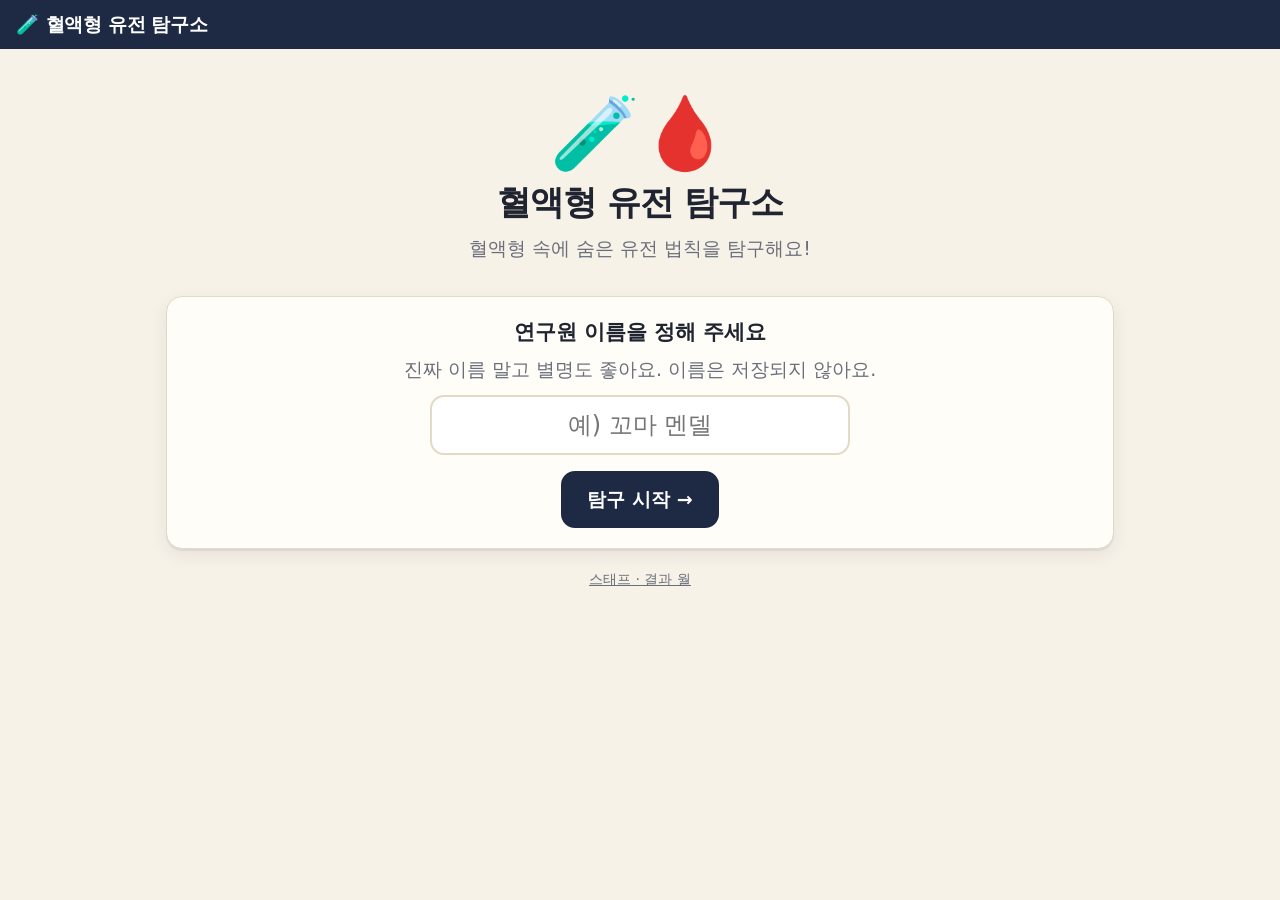
<file: index.html>
<!doctype html>
<!-- 혈액형 유전 탐구소 참가자용 앱 (태블릿, 오프라인) -->
<html lang="ko">
<head>
<meta charset="utf-8">
<meta name="viewport" content="width=device-width, initial-scale=1, viewport-fit=cover">
<meta name="theme-color" content="#1e2a44">
<meta name="robots" content="noindex">
<title>혈액형 유전 탐구소</title>
<link rel="manifest" href="manifest.webmanifest">
<link rel="icon" href="icon.svg" type="image/svg+xml">
<link rel="apple-touch-icon" href="icon.svg">
<meta name="apple-mobile-web-app-capable" content="yes">
<link rel="stylesheet" href="css/style.css">
</head>
<body>
<header class="topbar">
  <span class="brand">🧪 혈액형 유전 탐구소</span>
  <span class="who" id="who"></span>
  <span id="topActions"></span>
</header>
<main id="app"></main>
<div id="overlay"></div>
<script src="js/genetics.js"></script>
<script src="js/store.js"></script>
<script src="js/app.js"></script>
</body>
</html>
</file>
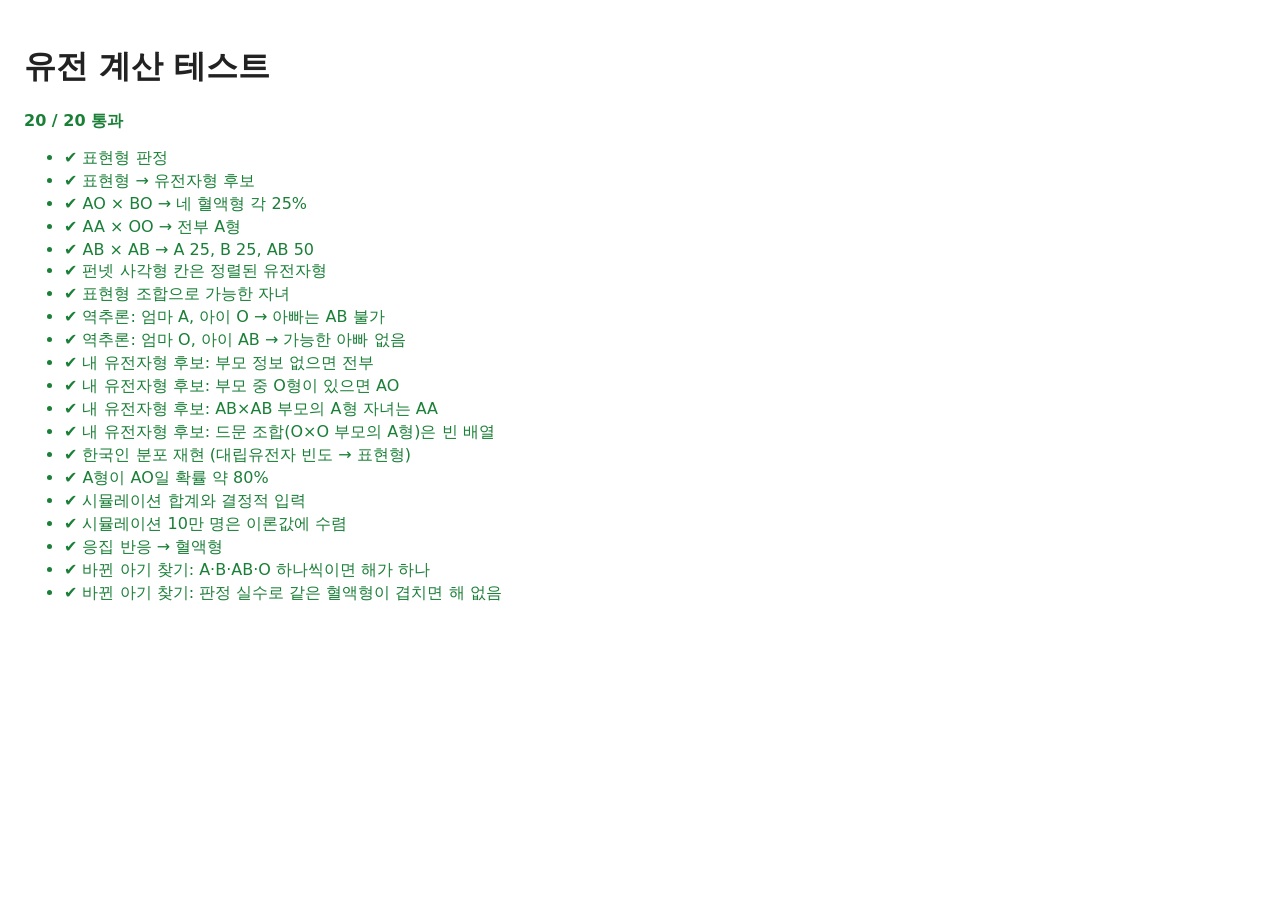
<file: tests.html>
<!doctype html>
<!-- genetics.js 단위 테스트를 브라우저에서 실행하는 페이지 -->
<html lang="ko">
<head>
<meta charset="utf-8">
<meta name="viewport" content="width=device-width, initial-scale=1">
<title>유전 계산 테스트</title>
<style>
  body { font-family: system-ui, sans-serif; padding: 16px; background: #fff; color: #222; }
  .pass { color: #1a7f37; } .fail { color: #c62828; font-weight: bold; }
  li { margin: 2px 0; }
</style>
</head>
<body>
<h1>유전 계산 테스트</h1>
<p id="summary"></p>
<ul id="list"></ul>
<script src="js/genetics.js"></script>
<script>
  var G = window.Genetics, results = [];
  function test(name, fn) {
    try { fn(); results.push({ name: name, ok: true }); }
    catch (e) { results.push({ name: name, ok: false, msg: e.message }); }
  }
  function eq(actual, expected) {
    var a = JSON.stringify(actual), e = JSON.stringify(expected);
    if (a !== e) throw new Error('기대 ' + e + ' / 실제 ' + a);
  }
  function near(actual, expected, tol) {
    if (Math.abs(actual - expected) > (tol || 1e-9)) throw new Error('기대 ' + expected + ' / 실제 ' + actual);
  }

  test('표현형 판정', function () {
    eq(['AA', 'AO', 'BB', 'BO', 'AB', 'OO'].map(G.phenotypeOf), ['A', 'A', 'B', 'B', 'AB', 'O']);
  });
  test('표현형 → 유전자형 후보', function () {
    eq(G.genotypesOf('A'), ['AA', 'AO']);
    eq(G.genotypesOf('AB'), ['AB']);
    eq(G.genotypesOf('O'), ['OO']);
  });
  test('AO × BO → 네 혈액형 각 25%', function () {
    eq(G.childPhenotypeDist('AO', 'BO'), { A: 0.25, B: 0.25, AB: 0.25, O: 0.25 });
  });
  test('AA × OO → 전부 A형', function () {
    eq(G.childPhenotypeDist('AA', 'OO'), { A: 1, B: 0, AB: 0, O: 0 });
  });
  test('AB × AB → A 25, B 25, AB 50', function () {
    eq(G.childPhenotypeDist('AB', 'AB'), { A: 0.25, B: 0.25, AB: 0.5, O: 0 });
  });
  test('펀넷 사각형 칸은 정렬된 유전자형', function () {
    eq(G.punnett('AO', 'BO').cells, [['AB', 'AO'], ['BO', 'OO']]);
  });
  test('표현형 조합으로 가능한 자녀', function () {
    eq(G.possibleChildPhenotypes('O', 'O'), ['O']);
    eq(G.possibleChildPhenotypes('A', 'B'), ['A', 'B', 'AB', 'O']);
    eq(G.possibleChildPhenotypes('AB', 'O'), ['A', 'B']);
    eq(G.possibleChildPhenotypes('AB', 'AB'), ['A', 'B', 'AB']);
    eq(G.possibleChildPhenotypes('A', 'A'), ['A', 'O']);
  });
  test('역추론: 엄마 A, 아이 O → 아빠는 AB 불가', function () {
    eq(G.possibleParentPhenotypes('A', 'O'), ['A', 'B', 'O']);
  });
  test('역추론: 엄마 O, 아이 AB → 가능한 아빠 없음', function () {
    eq(G.possibleParentPhenotypes('O', 'AB'), []);
  });
  test('내 유전자형 후보: 부모 정보 없으면 전부', function () {
    eq(G.myGenotypeCandidates('A'), ['AA', 'AO']);
  });
  test('내 유전자형 후보: 부모 중 O형이 있으면 AO', function () {
    eq(G.myGenotypeCandidates('A', 'O', 'A'), ['AO']);
  });
  test('내 유전자형 후보: AB×AB 부모의 A형 자녀는 AA', function () {
    eq(G.myGenotypeCandidates('A', 'AB', 'AB'), ['AA']);
  });
  test('내 유전자형 후보: 드문 조합(O×O 부모의 A형)은 빈 배열', function () {
    eq(G.myGenotypeCandidates('A', 'O', 'O'), []);
  });
  test('한국인 분포 재현 (대립유전자 빈도 → 표현형)', function () {
    var f = G.KOREAN_ALLELES;
    near(f.A + f.B + f.O, 1);
    near(f.O * f.O, 0.28, 1e-9);
    near(f.A * f.A + 2 * f.A * f.O, 0.34, 1e-9);
    near(f.B * f.B + 2 * f.B * f.O, 0.27, 0.005);
    near(2 * f.A * f.B, 0.11, 0.005);
  });
  test('A형이 AO일 확률 약 80%', function () {
    near(G.genotypeWeights('A').AO, 0.80, 0.01);
    near(G.genotypeWeights('A').AA + G.genotypeWeights('A').AO, 1);
  });
  test('시뮬레이션 합계와 결정적 입력', function () {
    var c = G.simulate('AO', 'BO', 1000);
    eq(c.A + c.B + c.AB + c.O, 1000);
    eq(G.simulate('AA', 'OO', 50), { A: 50, B: 0, AB: 0, O: 0 });
    // rand를 0으로 고정하면 항상 첫 번째 대립유전자: A + B → AB
    eq(G.simulate('AO', 'BO', 3, function () { return 0; }), { A: 0, B: 0, AB: 3, O: 0 });
  });
  test('시뮬레이션 10만 명은 이론값에 수렴', function () {
    var c = G.simulate('AO', 'BO', 100000);
    ['A', 'B', 'AB', 'O'].forEach(function (p) { near(c[p] / 100000, 0.25, 0.01); });
  });
  test('응집 반응 → 혈액형', function () {
    eq(G.bloodTypeFromReactions({ antiA: true, antiB: false, antiD: true }), { abo: 'A', rh: '+' });
    eq(G.bloodTypeFromReactions({ antiA: false, antiB: true, antiD: false }), { abo: 'B', rh: '-' });
    eq(G.bloodTypeFromReactions({ antiA: true, antiB: true, antiD: true }), { abo: 'AB', rh: '+' });
    eq(G.bloodTypeFromReactions({ antiA: false, antiB: false, antiD: false }), { abo: 'O', rh: '-' });
  });
  test('바뀐 아기 찾기: A·B·AB·O 하나씩이면 해가 하나', function () {
    // 아기 순서를 어떻게 섞어도 해는 정확히 하나
    var orders = [['A', 'B', 'AB', 'O'], ['O', 'AB', 'B', 'A'], ['B', 'O', 'A', 'AB']];
    orders.forEach(function (babies) {
      var sols = G.solveCase(babies);
      eq(sols.length, 1);
      var assigned = sols[0].map(function (i) { return babies[i]; });
      eq(assigned, ['O', 'A', 'B', 'AB']); // 김 O, 이 A, 박 B, 최 AB
    });
  });
  test('바뀐 아기 찾기: 판정 실수로 같은 혈액형이 겹치면 해 없음', function () {
    eq(G.solveCase(['A', 'A', 'AB', 'O']).length, 0);
  });

  var failed = results.filter(function (r) { return !r.ok; });
  document.getElementById('summary').innerHTML =
    '<b class="' + (failed.length ? 'fail' : 'pass') + '">' +
    (results.length - failed.length) + ' / ' + results.length + ' 통과</b>';
  document.getElementById('list').innerHTML = results.map(function (r) {
    return '<li class="' + (r.ok ? 'pass' : 'fail') + '">' + (r.ok ? '✔ ' : '✘ ') + r.name +
      (r.msg ? ' — ' + r.msg : '') + '</li>';
  }).join('');
  window.__testResult = { total: results.length, failed: failed };
</script>
</body>
</html>
</file>
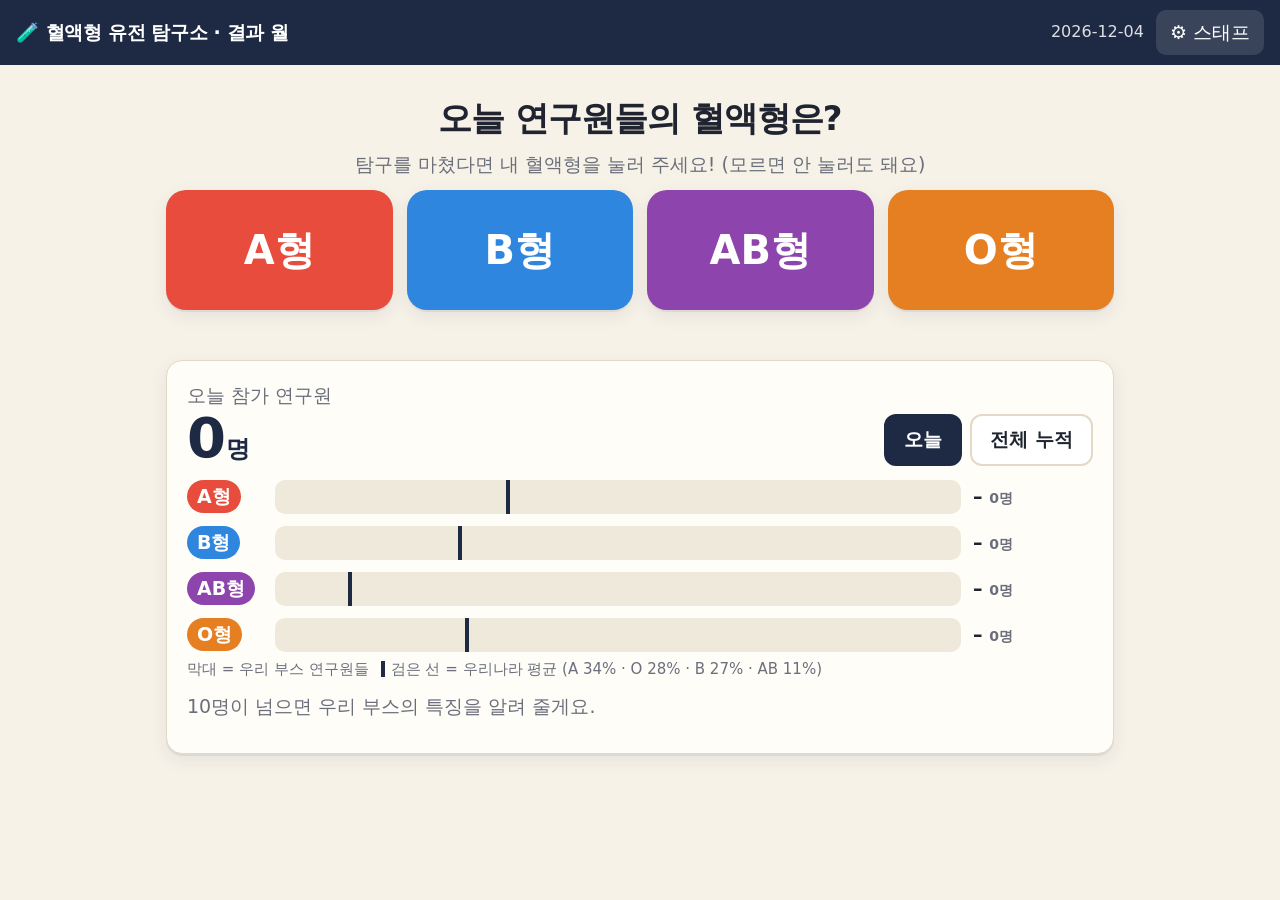
<file: wall.html>
<!doctype html>
<!-- 결과 월: 참가자가 혈액형을 탭해 집계하는 대형 화면 + 스태프 패널 -->
<html lang="ko">
<head>
<meta charset="utf-8">
<meta name="viewport" content="width=device-width, initial-scale=1, viewport-fit=cover">
<meta name="theme-color" content="#1e2a44">
<meta name="robots" content="noindex">
<title>결과 월</title>
<link rel="manifest" href="manifest.webmanifest">
<link rel="icon" href="icon.svg" type="image/svg+xml">
<link rel="stylesheet" href="css/style.css">
<style>
  .vote { display: grid; grid-template-columns: repeat(4, 1fr); gap: 14px; }
  .vote button {
    min-height: 120px; border: 0; border-radius: 20px; color: #fff; font-size: 40px; font-weight: 900;
    cursor: pointer; box-shadow: var(--shadow); transition: transform .06s;
  }
  .vote button:active { transform: scale(.95); }
  .vote .t-A { background: var(--A); } .vote .t-B { background: var(--B); }
  .vote .t-AB { background: var(--AB); } .vote .t-O { background: var(--O); }
  .thanks { min-height: 36px; text-align: center; font-weight: 800; font-size: 22px; color: var(--ok); }
  .big-num { font-size: 56px; font-weight: 900; line-height: 1; color: var(--navy); }
  .stats td, .stats th { padding: 6px 10px; text-align: left; border-bottom: 1px solid var(--line); }
  .stats { border-collapse: collapse; width: 100%; font-size: 17px; }
  @media (max-width: 600px) { .vote { grid-template-columns: repeat(2, 1fr); } .vote button { min-height: 90px; font-size: 32px; } }
</style>
</head>
<body>
<header class="topbar">
  <span class="brand">🧪 혈액형 유전 탐구소 · 결과 월</span>
  <span class="who" id="who"></span>
  <span><button data-act="staff">⚙︎ 스태프</button></span>
</header>
<main id="app"></main>
<div id="overlay"></div>
<script src="js/genetics.js"></script>
<script src="js/store.js"></script>
<script src="js/wall.js"></script>
</body>
</html>
</file>
<file: css/style.css>
/* 혈액형 유전 탐구소 공통 스타일 — 태블릿 터치 기준 (큰 버튼, 큰 글씨) */
:root {
  --bg: #f7f2e8;
  --paper: #fffdf8;
  --ink: #1f2430;
  --muted: #6b6f7b;
  --line: #e2d9c6;
  --navy: #1e2a44;
  --gold: #e0a526;
  --ok: #1f8a4c;
  --ok-bg: #e5f5ec;
  --bad: #c0392b;
  --bad-bg: #fbe9e7;
  --A: #e74c3c;
  --B: #2e86de;
  --AB: #8e44ad;
  --O: #e67e22;
  --radius: 16px;
  --shadow: 0 2px 0 rgba(0, 0, 0, .06), 0 6px 18px rgba(30, 42, 68, .08);
}

* { box-sizing: border-box; }
html, body { margin: 0; height: 100%; }
body {
  background: var(--bg);
  color: var(--ink);
  font-family: "Apple SD Gothic Neo", "Malgun Gothic", "Noto Sans KR", system-ui, sans-serif;
  font-size: 19px;
  line-height: 1.5;
  -webkit-tap-highlight-color: transparent;
  user-select: none;
  -webkit-user-select: none;
}
input { user-select: text; -webkit-user-select: text; }
button { font: inherit; color: inherit; }

/* 상단 바 */
.topbar {
  position: sticky; top: 0; z-index: 5;
  display: flex; align-items: center; gap: 12px;
  padding: 10px 16px;
  background: var(--navy); color: #fff;
}
.topbar .brand { font-weight: 800; letter-spacing: -.02em; }
.topbar .who { margin-left: auto; font-size: 16px; opacity: .85; }
.topbar button {
  background: rgba(255, 255, 255, .12); border: 0; border-radius: 10px;
  padding: 8px 14px; color: #fff; cursor: pointer; min-height: 44px;
}

main { max-width: 980px; margin: 0 auto; padding: 20px 16px 48px; }

h1 { font-size: 34px; margin: 8px 0 4px; letter-spacing: -.03em; }
h2 { font-size: 26px; margin: 4px 0 8px; letter-spacing: -.02em; }
h3 { font-size: 21px; margin: 0 0 6px; }
p { margin: 6px 0 12px; }
.muted { color: var(--muted); }
.center { text-align: center; }

.card {
  background: var(--paper); border: 1px solid var(--line); border-radius: var(--radius);
  box-shadow: var(--shadow); padding: 20px; margin: 14px 0;
}
.card.tip { background: #fff8e1; border-color: #f3dc9b; }
.card.warn { background: #fff3f0; border-color: #f2c4bb; }

/* 버튼 */
.btn {
  display: inline-flex; align-items: center; justify-content: center; gap: 8px;
  min-height: 56px; padding: 12px 24px;
  border: 2px solid var(--navy); border-radius: 14px;
  background: var(--paper); color: var(--navy);
  font-weight: 700; cursor: pointer;
  transition: transform .06s;
}
.btn:active { transform: scale(.97); }
.btn.primary { background: var(--navy); color: #fff; }
.btn.gold { background: var(--gold); border-color: var(--gold); color: var(--navy); }
.btn.small { min-height: 44px; padding: 8px 16px; font-size: 16px; }
.btn:disabled { opacity: .35; cursor: default; transform: none; }
.actions { display: flex; flex-wrap: wrap; gap: 12px; margin-top: 16px; }
.actions.end { justify-content: flex-end; }

/* 선택 칩 (혈액형·유전자형·O/X) */
.chips { display: flex; flex-wrap: wrap; gap: 10px; }
.chip {
  min-width: 72px; min-height: 56px; padding: 8px 18px;
  border: 2px solid var(--line); border-radius: 14px; background: #fff;
  font-weight: 800; font-size: 22px; cursor: pointer;
}
.chip.on { border-color: var(--navy); background: var(--navy); color: #fff; }
.chip.t-A.on { background: var(--A); border-color: var(--A); }
.chip.t-B.on { background: var(--B); border-color: var(--B); }
.chip.t-AB.on { background: var(--AB); border-color: var(--AB); }
.chip.t-O.on { background: var(--O); border-color: var(--O); }

.badge {
  display: inline-block; min-width: 2.2em; padding: 2px 10px; border-radius: 999px;
  color: #fff; font-weight: 800; text-align: center; white-space: nowrap;
}
.badge.t-A { background: var(--A); } .badge.t-B { background: var(--B); }
.badge.t-AB { background: var(--AB); } .badge.t-O { background: var(--O); }
.badge.t-none { background: #b8b2a5; }

.gene {
  display: inline-block; padding: 6px 14px; margin: 4px; border-radius: 10px;
  background: #eef1f7; border: 2px dashed #9aa6c2; font-weight: 800; font-size: 24px; letter-spacing: .08em;
}

/* 홈 */
.hero { text-align: center; padding: 28px 0 8px; }
.hero .emoji { font-size: 72px; line-height: 1; }
.name-input {
  width: 100%; max-width: 420px; min-height: 60px; padding: 10px 16px;
  font: inherit; font-size: 24px; text-align: center;
  border: 2px solid var(--line); border-radius: 14px; background: #fff;
}
.name-input:focus { outline: none; border-color: var(--navy); }

/* 미션 맵 */
.mission-grid { display: grid; grid-template-columns: repeat(auto-fill, minmax(280px, 1fr)); gap: 14px; }
.mission {
  position: relative; text-align: left; cursor: pointer;
  background: var(--paper); border: 2px solid var(--line); border-radius: var(--radius);
  padding: 18px; box-shadow: var(--shadow); min-height: 130px;
}
.mission .num { font-size: 15px; font-weight: 800; color: var(--muted); }
.mission .title { font-size: 22px; font-weight: 800; margin: 2px 0 4px; }
.mission .desc { font-size: 16px; color: var(--muted); }
.mission .stamp {
  position: absolute; top: 12px; right: 12px; transform: rotate(-12deg);
  border: 3px solid var(--bad); color: var(--bad); border-radius: 8px;
  padding: 0 8px; font-weight: 900; font-size: 16px;
}
.mission.done { border-color: #f0c9c3; }

/* 퀴즈 */
.quiz-q { display: flex; align-items: center; gap: 16px; flex-wrap: wrap; padding: 14px 0; border-bottom: 1px dashed var(--line); }
.quiz-q:last-child { border-bottom: 0; }
.quiz-q .q { flex: 1 1 360px; font-size: 20px; }

/* 판정 랩 */
.tabs { display: flex; gap: 8px; flex-wrap: wrap; }
.tab {
  min-height: 52px; padding: 8px 18px; border-radius: 12px; border: 2px solid var(--line);
  background: #fff; font-weight: 700; cursor: pointer;
}
.tab.on { border-color: var(--navy); background: var(--navy); color: #fff; }
.wells { display: grid; grid-template-columns: repeat(3, 1fr); gap: 12px; margin: 14px 0; }
.well {
  border: 2px solid var(--line); border-radius: 14px; background: #fff; padding: 14px 10px;
  text-align: center; cursor: pointer;
}
.well .label { font-weight: 800; }
.well .drop {
  width: 84px; height: 84px; margin: 10px auto; border-radius: 50%;
  background: radial-gradient(circle at 35% 35%, #ff8a80, #c62828);
}
.well.clumped .drop {
  background:
    radial-gradient(circle at 25% 30%, #8e0000 0 9px, transparent 10px),
    radial-gradient(circle at 60% 25%, #8e0000 0 7px, transparent 8px),
    radial-gradient(circle at 70% 60%, #8e0000 0 10px, transparent 11px),
    radial-gradient(circle at 35% 70%, #8e0000 0 8px, transparent 9px),
    #f8d7d3;
}
.well .state { font-size: 16px; color: var(--muted); }
.well.unset .drop { background: #eee; border: 2px dashed #ccc; }
.well.clumped { border-color: var(--bad); }

/* 펀넷 사각형 */
.punnett { border-collapse: separate; border-spacing: 8px; margin: 8px auto; }
.punnett th { font-size: 26px; width: 72px; height: 60px; }
.punnett th.p1 { color: #8a5a00; } .punnett th.p2 { color: #22508f; }
.punnett td { padding: 0; }
.cell {
  width: 120px; height: 96px; border-radius: 14px; border: 2px dashed #b8b2a5; background: #fff;
  font-size: 28px; font-weight: 900; cursor: pointer; display: flex; flex-direction: column;
  align-items: center; justify-content: center;
}
.cell small { font-size: 15px; font-weight: 700; color: var(--muted); }
.cell.right { border: 2px solid var(--ok); background: var(--ok-bg); }
.cell.wrong { border: 2px solid var(--bad); background: var(--bad-bg); }

/* 바뀐 아기 찾기 */
.babies { display: flex; flex-wrap: wrap; gap: 12px; }
.baby {
  min-width: 120px; min-height: 84px; padding: 10px 14px; border-radius: 14px; border: 2px solid var(--line);
  background: #fff; cursor: pointer; text-align: center; font-weight: 800;
}
.baby .face { font-size: 34px; line-height: 1; }
.baby.sel { border-color: var(--gold); box-shadow: 0 0 0 4px rgba(224, 165, 38, .35); }
.baby.used { opacity: .35; }
.couples { display: grid; grid-template-columns: repeat(auto-fill, minmax(220px, 1fr)); gap: 12px; }
.couple {
  border: 2px solid var(--line); border-radius: 14px; background: #fff; padding: 14px; cursor: pointer; min-height: 150px;
}
.couple .slot {
  margin-top: 10px; min-height: 48px; border-radius: 10px; border: 2px dashed #ccc;
  display: flex; align-items: center; justify-content: center; font-weight: 800; color: var(--muted);
}
.couple.right { border-color: var(--ok); background: var(--ok-bg); }
.couple.wrong { border-color: var(--bad); background: var(--bad-bg); }

/* 막대 그래프 */
.bars { display: grid; gap: 12px; }
.bar-row { display: grid; grid-template-columns: 76px 1fr 120px; align-items: center; gap: 12px; }
.bar-track { position: relative; height: 34px; background: #efe9dc; border-radius: 10px; overflow: hidden; }
.bar-fill { height: 100%; border-radius: 10px; transition: width .35s ease; }
.bar-fill.t-A { background: var(--A); } .bar-fill.t-B { background: var(--B); }
.bar-fill.t-AB { background: var(--AB); } .bar-fill.t-O { background: var(--O); }
.bar-mark { position: absolute; top: -3px; bottom: -3px; width: 4px; background: var(--navy); border-radius: 2px; transition: left .35s; }
.bar-val { font-weight: 800; font-variant-numeric: tabular-nums; }
.legend { font-size: 15px; color: var(--muted); }
.legend .mk { display: inline-block; width: 4px; height: 16px; background: var(--navy); vertical-align: middle; margin: 0 6px 0 12px; }

.dots { display: flex; flex-wrap: wrap; gap: 4px; min-height: 22px; margin: 10px 0; }
.dot { width: 18px; height: 18px; border-radius: 50%; }
.dot.t-A { background: var(--A); } .dot.t-B { background: var(--B); }
.dot.t-AB { background: var(--AB); } .dot.t-O { background: var(--O); }

/* 피드백 */
.feedback { padding: 14px 16px; border-radius: 12px; margin-top: 14px; font-weight: 700; }
.feedback.ok { background: var(--ok-bg); color: var(--ok); }
.feedback.bad { background: var(--bad-bg); color: var(--bad); }

/* 인증서 */
.certificate {
  text-align: center; border: 6px double var(--gold); background: var(--paper);
  border-radius: 20px; padding: 28px 20px; margin: 16px 0;
}
.certificate .name { font-size: 40px; font-weight: 900; margin: 6px 0; }

/* 자동 초기화 안내 */
.overlay {
  position: fixed; inset: 0; z-index: 20; background: rgba(30, 42, 68, .75);
  display: flex; align-items: center; justify-content: center; padding: 16px;
}
.overlay .box { background: var(--paper); border-radius: 20px; padding: 28px; max-width: 460px; text-align: center; }
.overlay .count { font-size: 64px; font-weight: 900; color: var(--navy); }

/* 낮은 확률 출생 축하 — 터치를 막지 않아서 계속 +1명을 누를 수 있음 */
.fx {
  position: fixed; inset: 0; z-index: 15; pointer-events: none; overflow: hidden;
  display: flex; align-items: center; justify-content: center; padding: 16px;
}
.fx:empty { display: none; }
.fx .burst {
  text-align: center; background: rgba(255, 253, 248, .97); border: 4px solid var(--gold);
  border-radius: 24px; padding: 20px 28px; box-shadow: 0 12px 40px rgba(30, 42, 68, .3);
  animation: fx-pop .5s cubic-bezier(.2, 1.6, .4, 1) both, fx-out .4s ease 2.3s forwards;
}
.fx .big { font-size: 32px; font-weight: 900; color: var(--navy); letter-spacing: -.02em; margin: 4px 0 6px; }
.fx .baby-pop { font-size: 64px; line-height: 1; animation: fx-wiggle .6s ease-in-out 2; }
.fx .confetto {
  position: absolute; top: -24px; width: 10px; height: 16px; border-radius: 2px;
  animation-name: fx-fall; animation-timing-function: linear; animation-fill-mode: forwards;
}
@keyframes fx-pop { from { transform: scale(.3); opacity: 0; } to { transform: scale(1); opacity: 1; } }
@keyframes fx-out { to { transform: scale(.95); opacity: 0; } }
@keyframes fx-wiggle { 0%, 100% { transform: rotate(0); } 25% { transform: rotate(-15deg) scale(1.1); } 75% { transform: rotate(15deg) scale(1.1); } }
@keyframes fx-fall { to { transform: translateY(110vh) rotate(720deg); } }
@media (prefers-reduced-motion: reduce) {
  .fx .confetto { display: none; }
  .fx .burst, .fx .baby-pop { animation: fx-out .4s ease 2.3s forwards; }
}

.grid-2 { display: grid; grid-template-columns: repeat(auto-fit, minmax(300px, 1fr)); gap: 14px; }

@media (max-width: 600px) {
  body { font-size: 17px; }
  h1 { font-size: 28px; }
  .cell { width: 88px; height: 80px; font-size: 24px; }
  .punnett th { width: 48px; }
  .bar-row { grid-template-columns: 66px 1fr 92px; }
  .wells { gap: 8px; }
  .well .drop { width: 60px; height: 60px; }
}
</file>
